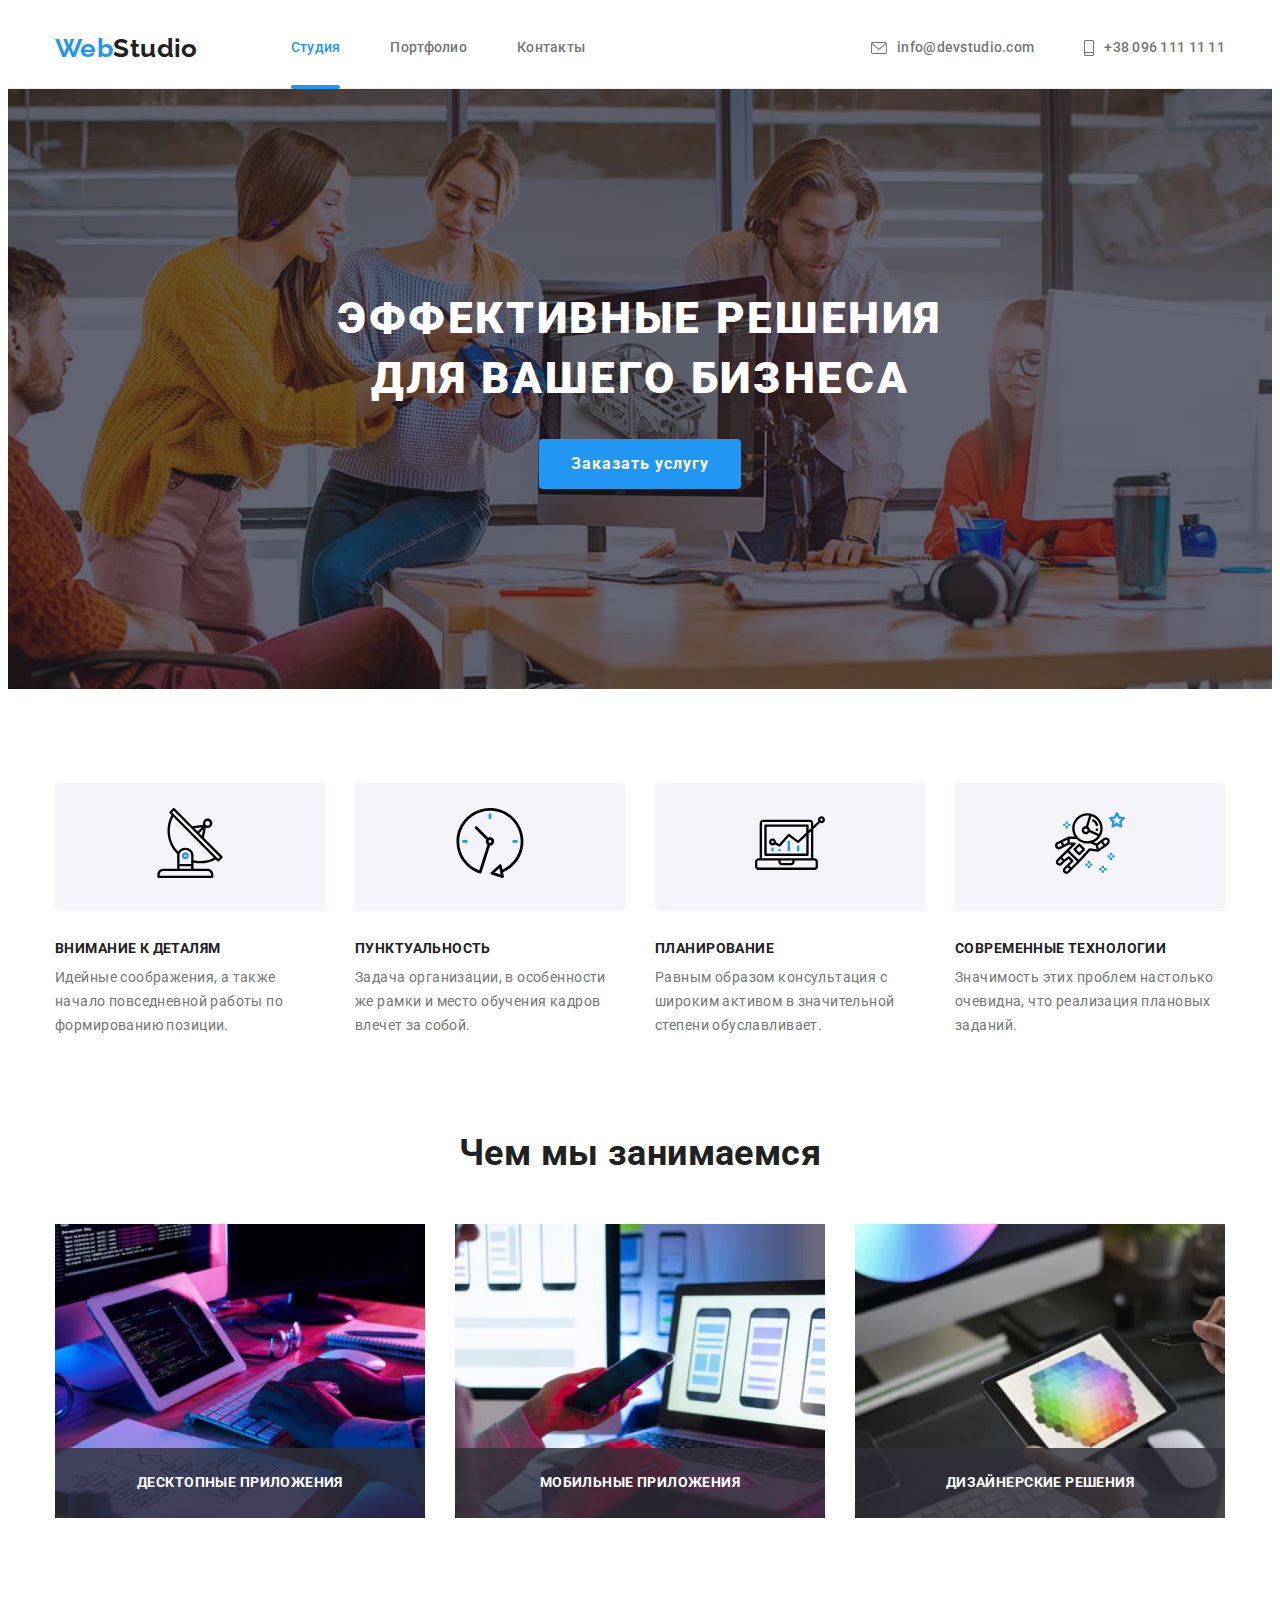
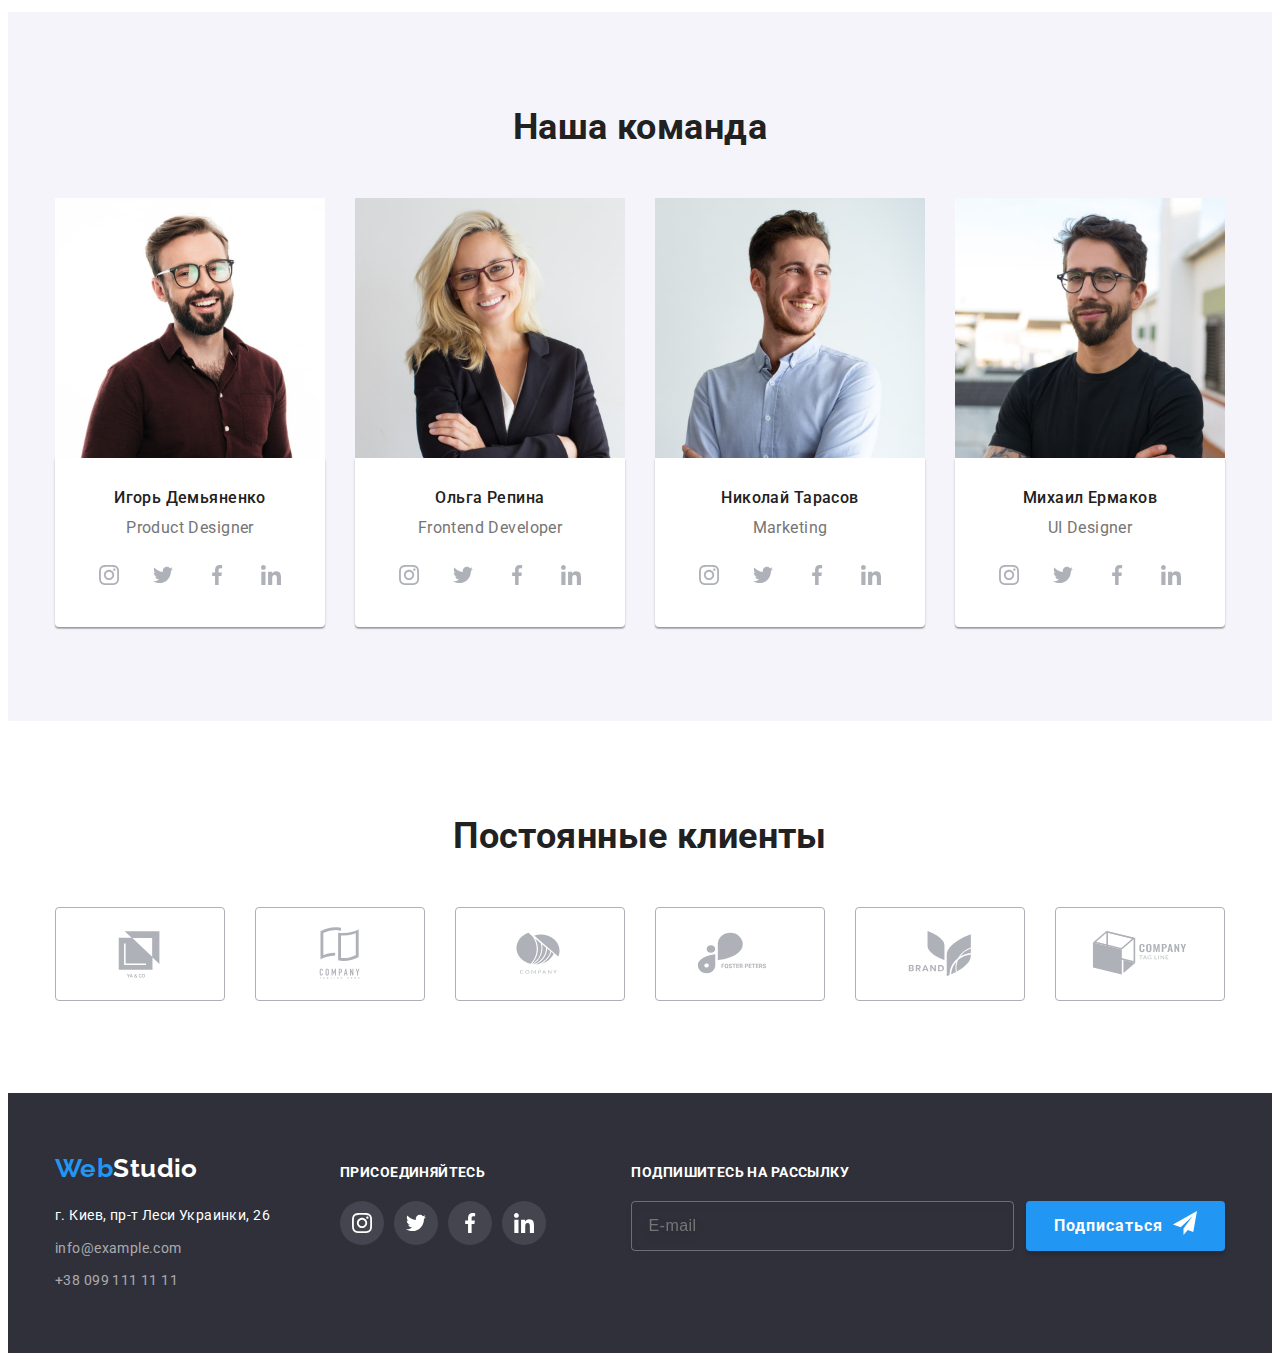
<file: index.html>
<!DOCTYPE html>
<html lang="ru">

<head>
    <meta charset="UTF-8">
    <meta http-equiv="X-UA-Compatible" content="IE=edge">
    <meta name="viewport" content="width=device-width, initial-scale=1.0">
    <title>WebStudio</title>
    <link rel="preconnect" href="https://fonts.googleapis.com">
    <link rel="preconnect" href="https://fonts.gstatic.com" crossorigin>
    <link
        href="https://fonts.googleapis.com/css2?family=Raleway:wght@700&family=Roboto:wght@400;500;700;900&display=swap"
        rel="stylesheet">
    <link rel="stylesheet" href="https://cdnjs.cloudflare.com/ajax/libs/modern-normalize/1.1.0/modern-normalize.min.css"
        integrity="sha512-wpPYUAdjBVSE4KJnH1VR1HeZfpl1ub8YT/NKx4PuQ5NmX2tKuGu6U/JRp5y+Y8XG2tV+wKQpNHVUX03MfMFn9Q=="
        crossorigin="anonymous" referrerpolicy="no-referrer">
    <link rel="stylesheet" href="./css/styles.css">

</head>

<body>
    <header class="header">
        <div class="container header-container">
            <a class="link logo" href="/">Web<span class="header-logo">Studio</span></a>
            <nav class="header-nav">
                <ul class="list header-list">
                    <li class="header-item">
                        <a class="link header-link current" href="">Студия</a>
                    </li>
                    <li class="header-item">
                        <a class="link header-link" href="./portfolio.html">Портфолио</a>
                    </li>
                    <li class="header-item">
                        <a class="link header-link" href="">Контакты</a>
                    </li>
                </ul>
            </nav>
            <ul class="list header-contacts">
                <li class="link-contacts">
                    <a class="link header-link" href="mailto:info@devstudio.com">
                        <svg class="header-icon" width="16" height="12">
                            <use href="./images/icons.svg#icon-envelope-hover"></use>
                        </svg>
                        info@devstudio.com</a>
                </li>
                <li class="link-contacts">
                    <a class="link header-link" href="tel:+380961111111">
                        <svg class="header-icon" width="10" height="16">
                            <use href="./images/icons.svg#icon-smartphone"></use>
                        </svg>
                        +38 096 111 11 11</a>
                </li>
            </ul>
        </div>
    </header>
    <main>
        <section class="hero">
            <div class="container">
                <h1 class="hero-title">Эффективные решения для вашего бизнеса</h1>
                <button data-modal-open type="button" class="hero-btn">Заказать услугу</button>
                <div class="backdrop is-hidden" data-modal>
                    <div class="modal">
                        <button data-modal-close type="button" class="modal-close">
                            <svg class="modal-icon" width="18" height="18">
                                <use href="images/icons.svg#icon-close-black-18dp-2-1"></use>
                            </svg>
                        </button>
                        <p class="modal-title">Оставьте свои данные, мы вам перезвоним</p>
                        <form action="#">
                            <div class="form-field">
                                <label class="input-text" for="user-name">Имя</label>
                                <div class="input-wrap">
                                    <input type="text" class="form-input" name="user-name" id="user-name"/>                    
                                    <svg class="user-icon" width="18" height="18">
                                        <use href="images/icons.svg#icon-person-black-18dp-1"></use>
                                    </svg>
                                </div>
                            </div>
                            <div class="form-field"> 
                                <label class="input-text" for="user-tel">Телефон</label>
                                <div class="input-wrap">
                                    <input type="tel" class="form-input" name="user-tel" id="user-tel"/>   
                                    <svg class="user-icon" width="18" height="18">
                                        <use href="images/icons.svg#icon-phone-black-18dp-1"></use>
                                    </svg>
                                </div>
                            </div>
                            <div class="form-field">
                                <label class="input-text" for="user-email">Почта</label>
                                <div class="input-wrap">
                                    <input type="email" class="form-input" name="user-email" id="user-email"/>
                                    <svg class="user-icon" width="18" height="18">
                                        <use href="images/icons.svg#icon-email-black"></use>
                                    </svg>
                                </div>
                            </div>
                            <div class="form-field-check">
                                <label class="input-text" for="user-text">Коментарий</label>
                                <textarea name="user-text" id="user-text"
                                 class="form-text"
                                 placeholder="Введите текст"
                                ></textarea>
                                <div class="form-field">
                                    <input type="checkbox" name="policy" id="policy" class="policy-check visually-hidden" />
                                    <label for="policy" class="check-text">
                                    <span class="span-check">
                                        <svg class="policy-icon" width="16" height="15">
                                            <use href="images/icons.svg#icon-icon-check"></use>
                                        </svg>
                                    </span> Соглашаюсь с рассылкой и принимаю
                                    <a href="" class="dogovor-link">Условия договора</a>
                                </label>
                                </div>
                            </div>
                            <button type="submit" class="hero-btn online-btn">Отправить</button>
                        </form>

                    </div>
                </div>
            </div>
        </section>
        <section class="feature section">
            <div class="container">
                <h2 class="visually-hidden">Особенности</h2>
                <ul class="list card-set">
                    <li class="item feature-item">
                        <div class="button-group">
                            <svg class="button-icon" width="70" height="70">
                                <use href="./images/icons.svg#icon-antenna-1"></use>
                            </svg>
                        </div>
                        <h3 class="title">Внимание к деталям</h3>
                        <p class="feature-text">Идейные соображения, а также начало повседневной работы по формированию
                            позиции.</p>
                    </li>
                    <li class="item feature-item">
                        <div class="button-group">
                            <svg class="button-icon" width="70" height="70">
                                <use class="btn-icon" href="./images/icons.svg#icon-clock-1"></use>
                            </svg>
                        </div>
                        <h3 class="title">Пунктуальность</h3>
                        <p class="feature-text">Задача организации, в особенности же рамки и место обучения кадров
                            влечет за
                            собой.</p>
                    </li>
                    <li class="item feature-item">
                        <div class="button-group">
                            <svg class="button-icon" width="70" height="70">
                                <use href="./images/icons.svg#icon-diagram-1"></use>
                            </svg>
                        </div>
                        <h3 class="title">Планирование</h3>
                        <p class="feature-text">Равным образом консультация с широким активом в значительной степени
                            обуславливает.</p>
                    </li>
                    <li class="item feature-item">
                        <div class="button-group">
                            <svg class="button-icon" width="70" height="70">
                                <use href="./images/icons.svg#icon-astronaut-1"></use>
                            </svg>
                        </div>
                        <h3 class="title">Современные технологии</h3>
                        <p class="feature-text">Значимость этих проблем настолько очевидна, что реализация плановых
                            заданий.
                        </p>
                    </li>
                </ul>
            </div>
        </section>
        <section class="about section">
            <div class="container">
                <h2 class="section-title">Чем мы занимаемся</h2>
                <ul class="list card-set">
                    <li class="item about-item">
                        <img src="./images/about-img-1.jpg" alt="програмирование сайта" width="370" height="294" />
                        <div class="about-info">
                            <h3 class="about-text">десктопные приложения</h3>
                        </div>
                    </li>
                    <li class="item about-item">
                        <img src="./images/about-img-2.jpg" alt="разработка мобильного приложения" width="370"
                            height="294" />
                        <div class="about-info">
                            <h3 class="about-text">мобильные приложения</h3>
                        </div>
                    </li>
                    <li class="item about-item">
                        <img src="./images/about-img-3.jpg" alt="подбор цветной политры" width="370" height="294" />
                        <div class="about-info">
                            <h3 class="about-text">дизайнерские решения</h3>
                        </div>
                    </li>
                </ul>
            </div>
        </section>
        <section class="team section">
            <div class="container">
                <h2 class="section-title">Наша команда</h2>
                <ul class="list card-set">
                    <li class="item team-item">
                        <img src="./images/img4.jpg" alt="Игорь Демьяненко" width="270" height="260" />
                        <div class="item-name">
                            <h3 class="team-name">Игорь Демьяненко</h3>
                            <p lang="en" class="team-profession">Product Designer</p>
                            <ul class="social-list list">
                                <li class="social-item">
                                    <a class="link social-link" href="https://www.google.com.ua/webhp?tab=rw&authuser=0"
                                        target="_blank" rel="noopener noreferrer">
                                        <svg class="social-icon" width="20" height="20">
                                            <use href="./images/icons.svg#icon-instagram">
                                            </use>
                                        </svg>
                                    </a>
                                </li>
                                <li class="social-item">
                                    <a class="link social-link" href="https://www.google.com.ua/webhp?tab=rw&authuser=0"
                                        target="_blank" rel="noopener noreferrer">
                                        <svg class="social-icon" width="20" height="20">
                                            <use href="./images/icons.svg#icon-twitter">
                                            </use>
                                        </svg>
                                    </a>
                                </li>
                                <li class="social-item">
                                    <a class="link social-link" href="https://www.google.com.ua/webhp?tab=rw&authuser=0"
                                        target="_blank" rel="noopener noreferrer">
                                        <svg class="social-icon" width="20" height="20">
                                            <use href="./images/icons.svg#icon-facebook">
                                            </use>
                                        </svg>
                                    </a>
                                </li>
                                <li class="social-item">
                                    <a class="link social-link" href="https://www.google.com.ua/webhp?tab=rw&authuser=0"
                                        target="_blank" rel="noopener noreferrer">
                                        <svg class="social-icon" width="20" height="20">
                                            <use href="./images/icons.svg#icon-linkedin">
                                            </use>
                                        </svg>
                                    </a>
                                </li>
                            </ul>
                        </div>
                    </li>
                    <li class="item team-item">
                        <img src="./images/img5.jpg" alt="Ольга Репина" width="270" height="260" />
                        <div class="item-name">
                            <h3 class="team-name">Ольга Репина</h3>
                            <p lang="en" class="team-profession">Frontend Developer</p>
                            <ul class="social-list list">
                                <li class="social-item">
                                    <a class="link social-link" href="https://www.google.com.ua/webhp?tab=rw&authuser=0"
                                        target="_blank" rel="noopener noreferrer">
                                        <svg class="social-icon" width="20" height="20">
                                            <use href="./images/icons.svg#icon-instagram">
                                            </use>
                                        </svg>
                                    </a>
                                </li>
                                <li class="social-item">
                                    <a class="link social-link" href="https://www.google.com.ua/webhp?tab=rw&authuser=0"
                                        target="_blank" rel="noopener noreferrer">
                                        <svg class="social-icon" width="20" height="20">
                                            <use href="./images/icons.svg#icon-twitter">
                                            </use>
                                        </svg>
                                    </a>
                                </li>
                                <li class="social-item">
                                    <a class="link social-link" href="https://www.google.com.ua/webhp?tab=rw&authuser=0"
                                        target="_blank" rel="noopener noreferrer">
                                        <svg class="social-icon" width="20" height="20">
                                            <use href="./images/icons.svg#icon-facebook">
                                            </use>
                                        </svg>
                                    </a>
                                </li>
                                <li class="social-item">
                                    <a class="link social-link" href="https://www.google.com.ua/webhp?tab=rw&authuser=0"
                                        target="_blank" rel="noopener noreferrer">
                                        <svg class="social-icon" width="20" height="20">
                                            <use href="./images/icons.svg#icon-linkedin">
                                            </use>
                                        </svg>
                                    </a>
                                </li>
                            </ul>
                        </div>
                    </li>
                    <li class="item team-item">
                        <img src="./images/img6.jpg" alt="Николай Тарасов" width="270" height="260" />
                        <div class="item-name">
                            <h3 class="team-name">Николай Тарасов</h3>
                            <p lang="en" class="team-profession">Marketing</p>
                            <ul class="social-list list">
                                <li class="social-item">
                                    <a class="link social-link" href="https://www.google.com.ua/webhp?tab=rw&authuser=0"
                                        target="_blank" rel="noopener noreferrer">
                                        <svg class="social-icon" width="20" height="20">
                                            <use href="./images/icons.svg#icon-instagram">
                                            </use>
                                        </svg>
                                    </a>
                                </li>
                                <li class="social-item">
                                    <a class="link social-link" href="https://www.google.com.ua/webhp?tab=rw&authuser=0"
                                        target="_blank" rel="noopener noreferrer">
                                        <svg class="social-icon" width="20" height="20">
                                            <use href="./images/icons.svg#icon-twitter">
                                            </use>
                                        </svg>
                                    </a>
                                </li>
                                <li class="social-item">
                                    <a class="link social-link" href="https://www.google.com.ua/webhp?tab=rw&authuser=0"
                                        target="_blank" rel="noopener noreferrer">
                                        <svg class="social-icon" width="20" height="20">
                                            <use href="./images/icons.svg#icon-facebook">
                                            </use>
                                        </svg>
                                    </a>
                                </li>
                                <li class="social-item">
                                    <a class="link social-link" href="https://www.google.com.ua/webhp?tab=rw&authuser=0"
                                        target="_blank" rel="noopener noreferrer">
                                        <svg class="social-icon" width="20" height="20">
                                            <use href="./images/icons.svg#icon-linkedin">
                                            </use>
                                        </svg>
                                    </a>
                                </li>
                            </ul>
                        </div>
                    </li>
                    <li class="item team-item">
                        <img src="./images/img7.jpg" alt="Михаил Ермаков" width="270" height="260" />
                        <div class="item-name">
                            <h3 class="team-name">Михаил Ермаков</h3>
                            <p lang="en" class="team-profession">UI Designer</p>
                            <ul class="social-list list">
                                <li class="social-item">
                                    <a class="link social-link" href="https://www.google.com.ua/webhp?tab=rw&authuser=0"
                                        target="_blank" rel="noopener noreferrer">
                                        <svg class="social-icon" width="20" height="20">
                                            <use href="./images/icons.svg#icon-instagram">
                                            </use>
                                        </svg>
                                    </a>
                                </li>
                                <li class="social-item">
                                    <a class="link social-link" href="https://www.google.com.ua/webhp?tab=rw&authuser=0"
                                        target="_blank" rel="noopener noreferrer">
                                        <svg class="social-icon" width="20" height="20">
                                            <use href="./images/icons.svg#icon-twitter">
                                            </use>
                                        </svg>
                                    </a>
                                </li>
                                <li class="social-item">
                                    <a class="link social-link" href="https://www.google.com.ua/webhp?tab=rw&authuser=0"
                                        target="_blank" rel="noopener noreferrer">
                                        <svg class="social-icon" width="20" height="20">
                                            <use href="./images/icons.svg#icon-facebook">
                                            </use>
                                        </svg>
                                    </a>
                                </li>
                                <li class="social-item">
                                    <a class="link social-link" href="https://www.google.com.ua/webhp?tab=rw&authuser=0"
                                        target="_blank" rel="noopener noreferrer">
                                        <svg class="social-icon" width="20" height="20">
                                            <use href="./images/icons.svg#icon-linkedin">
                                            </use>
                                        </svg>
                                    </a>
                                </li>
                            </ul>
                        </div>
                    </li>
                </ul>
            </div>
        </section>
        <section class="section">
            <div class="container">
                <h2 class="section-title">Постоянные клиенты</h2>
                <ul class="list card-set clients-list">
                    <li class="item clients-item">
                        <a class="link clients-link" href="https://www.google.com.ua/webhp?tab=rw&authuser=0"
                            target="_blank" rel="noopener noreferrer">
                            <svg class="clients-icon" width="106" height="60">
                                <use href="images/icons.svg#icon-Logo-yaco">
                                </use>
                            </svg>
                        </a>
                    </li>
                    <li class="item clients-item">
                        <a class="link clients-link" href="https://www.google.com.ua/webhp?tab=rw&authuser=0"
                            target="_blank" rel="noopener noreferrer">
                            <svg class="clients-icon" width="106" height="60">
                                <use href="images/icons.svg#icon-Logo-company1">
                                </use>
                            </svg>
                        </a>
                    </li>
                    <li class="item clients-item">
                        <a class="link clients-link" href="https://www.google.com.ua/webhp?tab=rw&authuser=0"
                            target="_blank" rel="noopener noreferrer">
                            <svg class="clients-icon" width="106" height="60">
                                <use href="images/icons.svg#icon-Logo-company2">
                                </use>
                            </svg>
                        </a>
                    </li>
                    <li class="item clients-item">
                        <a class="link clients-link" href="https://www.google.com.ua/webhp?tab=rw&authuser=0"
                            target="_blank" rel="noopener noreferrer">
                            <svg class="clients-icon" width="106" height="60">
                                <use href="images/icons.svg#icon-Logo-foster-peters">
                                </use>
                            </svg>
                        </a>
                    </li>
                    <li class="item clients-item">
                        <a class="link clients-link" href="https://www.google.com.ua/webhp?tab=rw&authuser=0"
                            target="_blank" rel="noopener noreferrer">
                            <svg class="clients-icon" width="106" height="60">
                                <use href="images/icons.svg#icon-Logo-brand">
                                </use>
                            </svg>
                        </a>
                    </li>
                    <li class="item clients-item">
                        <a class="link clients-link" href="https://www.google.com.ua/webhp?tab=rw&authuser=0"
                            target="_blank" rel="noopener noreferrer">
                            <svg class="clients-icon" width="106" height="60">
                                <use href="images/icons.svg#icon-Logo-company-tag-line">
                                </use>
                            </svg>
                        </a>
                    </li>
                </ul>
            </div>
        </section>
    </main>
    <footer class="footer">
        <div class="container container-footer">
            <div class="footer-cont-item">
                <a class="link logo" href="/">Web<span class="footer-logo">Studio</span></a>
                <address class="footer-address">
                    <ul class="list footer-address-list">
                        <li class="footer-address-item">
                            <a class="link footer-address-link" href="https://goo.gl/maps/JicM432xmanPStuN9"
                                target="_blank" rel="noopener noreferrer">г. Киев,
                                пр-т Леси Украинки, 26
                            </a>
                        </li>
                        <li class="footer-address-item">
                            <a class="link footer-address-link" href="mailto:info@example.com">
                                info@example.com
                            </a>
                        </li>
                        <li class="footer-address-item">
                            <a class="link footer-address-link" href="tel:+380991111111">+38 099 111 11 11</a>
                        </li>
                    </ul>
                </address>
            </div>
            <div class="footer-cont-item">
                <h3 class="footer-social">присоединяйтесь</h3>
                <ul class="social-list list">
                    <li class="social-item">
                        <a class="link social-link" href="https://www.google.com.ua/webhp?tab=rw&authuser=0"
                            target="_blank" rel="noopener noreferrer">
                            <svg class="social-icon" width="20" height="20">
                                <use href="./images/icons.svg#icon-instagram">
                                </use>
                            </svg>
                        </a>
                    </li>
                    <li class="social-item">
                        <a class="link social-link" href="https://www.google.com.ua/webhp?tab=rw&authuser=0"
                            target="_blank" rel="noopener noreferrer">
                            <svg class="social-icon" width="20" height="20">
                                <use href="./images/icons.svg#icon-twitter">
                                </use>
                            </svg>
                        </a>
                    </li>
                    <li class="social-item">
                        <a class="link social-link" href="https://www.google.com.ua/webhp?tab=rw&authuser=0"
                            target="_blank" rel="noopener noreferrer">
                            <svg class="social-icon" width="20" height="20">
                                <use href="./images/icons.svg#icon-facebook">
                                </use>
                            </svg>
                        </a>
                    </li>
                    <li class="social-item">
                        <a class="link social-link" href="https://www.google.com.ua/webhp?tab=rw&authuser=0"
                            target="_blank" rel="noopener noreferrer">
                            <svg class="social-icon" width="20" height="20">
                                <use href="./images/icons.svg#icon-linkedin">
                                </use>
                            </svg>
                        </a>
                    </li>
                </ul>
            </div>
            <div class="footer-cont-item">
                <h3 class="footer-social">подпишитесь на рассылку</h3>
                <form class="footer-form">
                    
                        <input type="email" name="email" class="label-email"
                         placeholder="E-mail">
                    
                    <button type="button" class="hero-btn subscribe">Подписаться
                    <svg class="telegram-icon" width="24" height="24">
                        <use href="./images/icons.svg#icon-icon-send">
                        </use>
                    </svg>
                    </button>
                </form>
            </div>
        </div>
    </footer>
    <script src="./js/modal.js"></script>
</body>

</html>
</file>
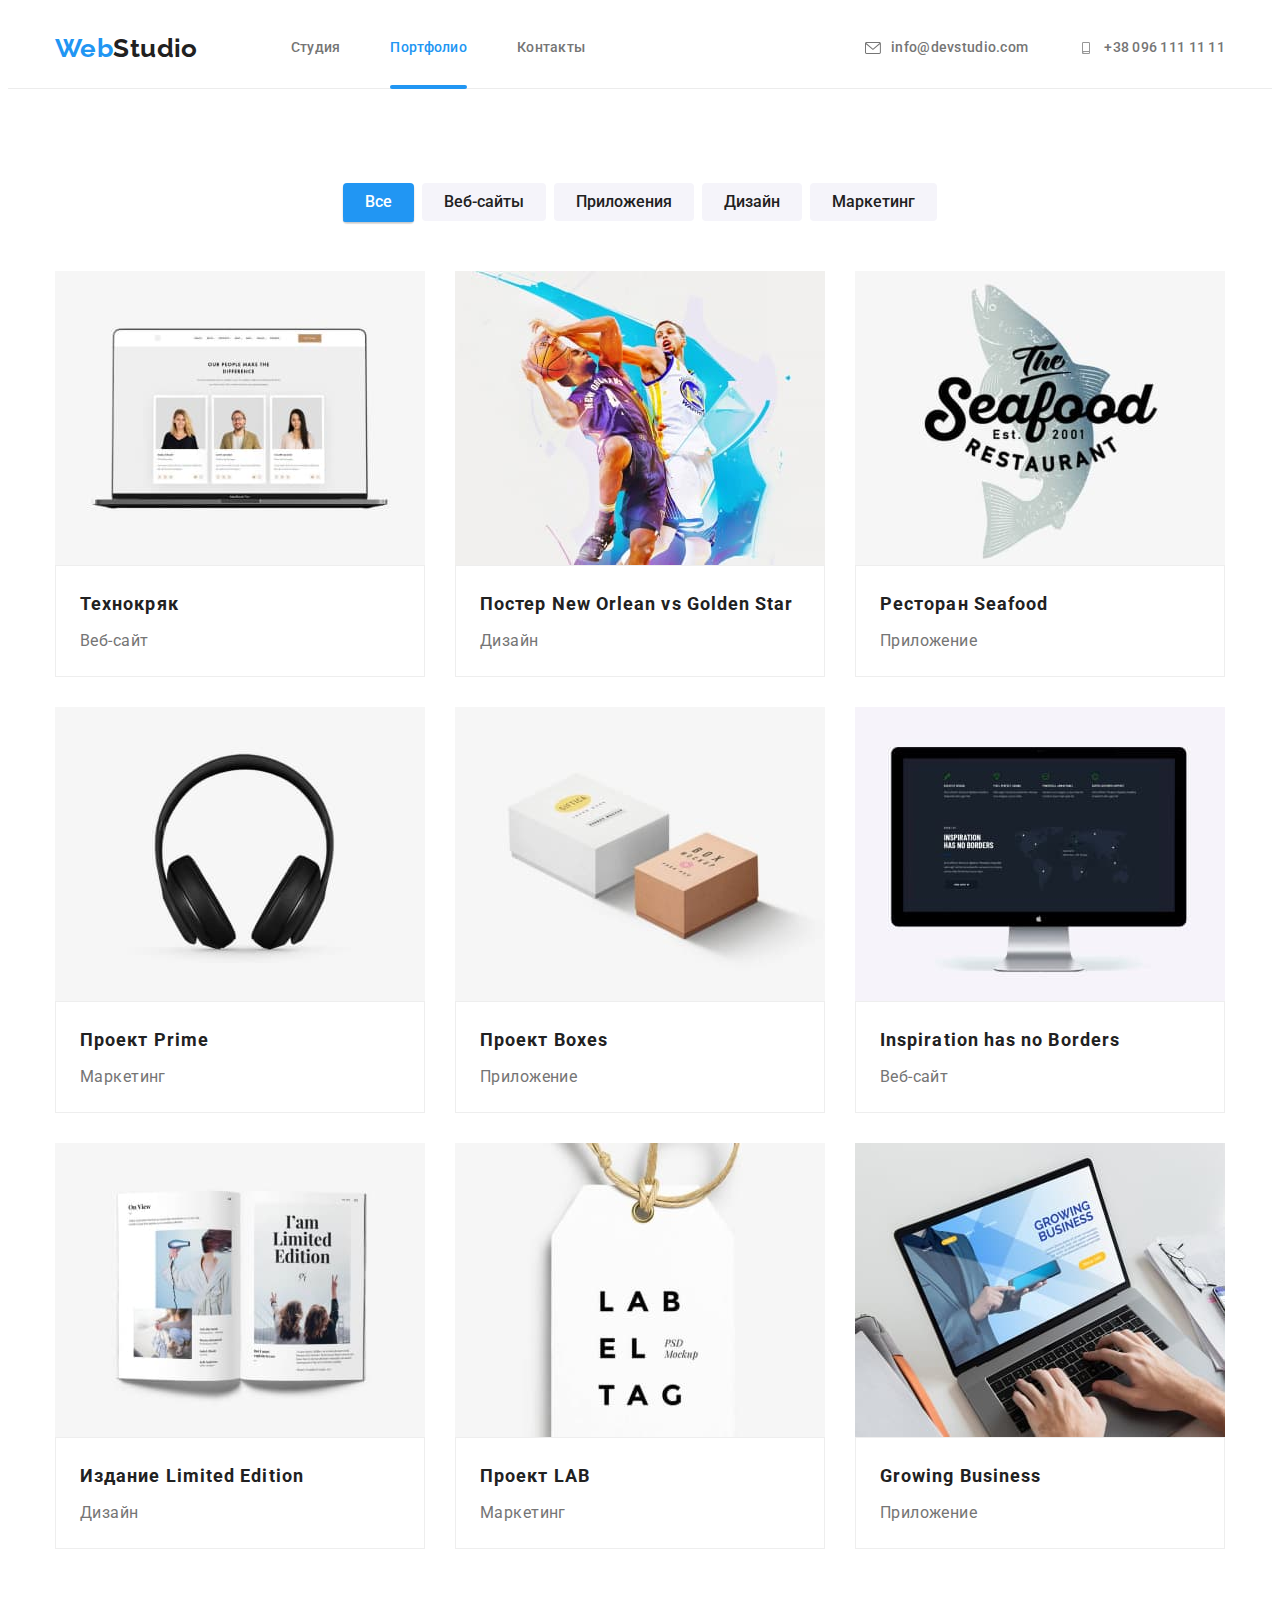
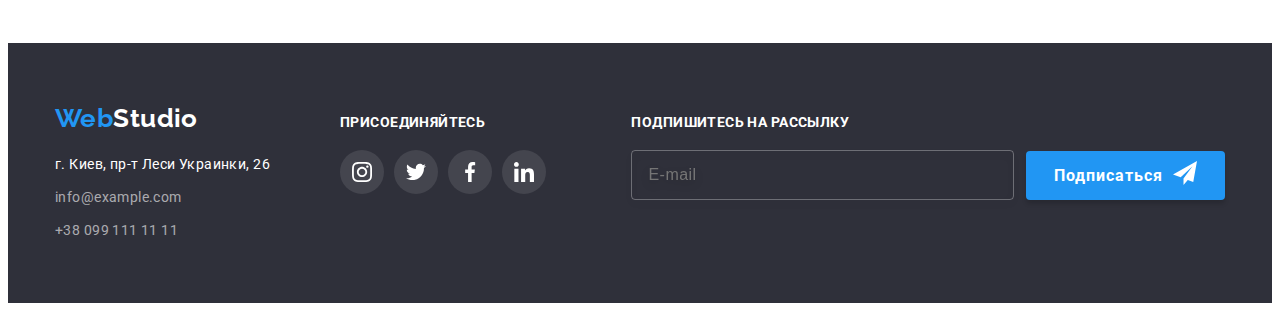
<file: portfolio.html>
<!DOCTYPE html>
<html lang="ru">

<head>
    <meta charset="UTF-8">
    <meta http-equiv="X-UA-Compatible" content="IE=edge">
    <meta name="viewport" content="width=device-width, initial-scale=1.0">
    <title>WebStudio</title>
    <link rel="preconnect" href="https://fonts.googleapis.com">
    <link rel="preconnect" href="https://fonts.gstatic.com" crossorigin>
    <link
        href="https://fonts.googleapis.com/css2?family=Raleway:wght@700&family=Roboto:wght@400;500;700;900&display=swap"
        rel="stylesheet">
    <link rel="stylesheet" href="https://cdnjs.cloudflare.com/ajax/libs/modern-normalize/1.1.0/modern-normalize.min.css"
        integrity="sha512-wpPYUAdjBVSE4KJnH1VR1HeZfpl1ub8YT/NKx4PuQ5NmX2tKuGu6U/JRp5y+Y8XG2tV+wKQpNHVUX03MfMFn9Q=="
        crossorigin="anonymous" referrerpolicy="no-referrer">
    <link rel="stylesheet" href="./css/styles.css">
</head>

<body>
    <header class="header">
        <div class="container header-container">
            <a class="link logo" href="/">Web<span class="header-logo">Studio</span></a>
            <nav class="header-nav">
                <ul class="list header-list">
                    <li class="header-item">
                        <a class="link header-link" href="./index.html">Студия</a>
                    </li>
                    <li class="header-item">
                        <a class="link header-link current" href="">Портфолио</a>
                    </li>
                    <li class="header-item">
                        <a class="link header-link" href="">Контакты</a>
                    </li>
                </ul>
            </nav>
            <ul class="list header-contacts">
                <li class="link-contacts">
                    <a class="link header-link" href="mailto:info@devstudio.com">
                        <svg class="header-icon" width="16" height="12">
                            <use href="./images/icons.svg#icon-envelope-hover"></use>
                        </svg>
                        info@devstudio.com</a>
                </li>
                <li class="link-contacts">
                    <a class="link header-link" href="tel:+380961111111">
                        <svg class="header-icon" width="16" height="12">
                            <use href="./images/icons.svg#icon-smartphone"></use>
                        </svg>
                        +38 096 111 11 11</a>
                </li>
            </ul>
        </div>
    </header>
    <main>
        <section class="portfolio section">
            <div class="container">
                <h1 class="visually-hidden">portfolio</h1>
                <ul class="list filter-list">
                    <li class="filter-link">
                        <button type="button" class="filter-btn current">Все</button>
                    </li>
                    <li class="filter-link">
                        <button type="button" class="filter-btn">Веб-сайты</button>
                    </li>
                    <li class="filter-link">
                        <button type="button" class="filter-btn">Приложения</button>
                    </li>
                    <li class="filter-link">
                        <button type="button" class="filter-btn">Дизайн</button>
                    </li>
                    <li class="filter-link">
                        <button type="button" class="filter-btn">Маркетинг</button>
                    </li>
                </ul>

                <ul class="list card-set">
                    <li class="item portfolio-item">
                        <a class="link portfolio-link" href="https://www.google.com.ua/webhp?tab=rw&authuser=0"
                            target="_blank" rel="noopener noreferrer">
                            <div class="portfolio-item-wrap">
                                <img src="./images/portfolio-img-1.jpg" alt="Технокряк" width="370" height="294" />
                                <p class="portfolio-img-text">
                                    Технокряк это современная площадка распространения коронавируса. Компании используют
                                    эту платформу для цифрового
                                    шпионажа и атак на защищённые сервера конкурентов.
                                </p>
                            </div>
                            <div class="title-text">
                                <h2 class="portfolio-title">Технокряк</h2>
                                <p class="portfolio-text">Веб-сайт</p>
                            </div>
                        </a>
                    </li>
                    <li class="item portfolio-item">
                        <a class="link portfolio-link" href="https://www.google.com.ua/webhp?tab=rw&authuser=0"
                            target="_blank" rel="noopener noreferrer">
                            <div class="portfolio-item-wrap">
                                <img src="./images/portfolio-img-2.jpg" alt="Постер New Orlean vs Golden Star"
                                    width="370" height="294" />
                                <p class="portfolio-img-text">
                                    Технокряк это современная площадка распространения коронавируса. Компании используют
                                    эту платформу для цифрового
                                    шпионажа и атак на защищённые сервера конкурентов.
                                </p>
                            </div>
                            <div class="title-text">
                                <h2 class="portfolio-title">Постер New Orlean vs Golden Star</h2>
                                <p class="portfolio-text">Дизайн</p>
                            </div>
                        </a>
                    </li>
                    <li class="item portfolio-item">
                        <a class="link portfolio-link" href="https://www.google.com.ua/webhp?tab=rw&authuser=0"
                            target="_blank" rel="noopener noreferrer">
                            <div class="portfolio-item-wrap">
                                <img src="./images/portfolio-img-3.jpg" alt="Ресторан Seafood" width="370"
                                    height="294" />
                                <p class="portfolio-img-text">
                                    Технокряк это современная площадка распространения коронавируса. Компании используют
                                    эту платформу для цифрового
                                    шпионажа и атак на защищённые сервера конкурентов.
                                </p>
                            </div>
                            <div class="title-text">
                                <h2 class="portfolio-title">Ресторан Seafood</h2>
                                <p class="portfolio-text">Приложение</p>
                            </div>
                        </a>
                    </li>
                    <li class="item portfolio-item">
                        <a class="link portfolio-link" href="https://www.google.com.ua/webhp?tab=rw&authuser=0"
                            target="_blank" rel="noopener noreferrer">
                            <div class="portfolio-item-wrap">
                                <img src="./images/portfolio-img-4.jpg" alt="Проект Prime" width="370" height="294" />
                                <p class="portfolio-img-text">
                                    Технокряк это современная площадка распространения коронавируса. Компании используют
                                    эту платформу для цифрового
                                    шпионажа и атак на защищённые сервера конкурентов.
                                </p>
                            </div>
                            <div class="title-text">
                                <h2 class="portfolio-title">Проект Prime</h2>
                                <p class="portfolio-text">Маркетинг</p>
                            </div>
                        </a>
                    </li>
                    <li class="item portfolio-item">
                        <a class="link portfolio-link" href="https://www.google.com.ua/webhp?tab=rw&authuser=0"
                            target="_blank" rel="noopener noreferrer">
                            <div class="portfolio-item-wrap">
                                <img src="./images/portfolio-img-5.jpg" alt="Проект Boxes" width="370" height="294" />
                                <p class="portfolio-img-text">
                                    Технокряк это современная площадка распространения коронавируса. Компании используют
                                    эту платформу для цифрового
                                    шпионажа и атак на защищённые сервера конкурентов.
                                </p>
                            </div>
                            <div class="title-text">
                                <h2 class="portfolio-title">Проект Boxes</h2>
                                <p class="portfolio-text">Приложение</p>
                            </div>
                        </a>
                    </li>
                    <li class="item portfolio-item">
                        <a class="link portfolio-link" href="https://www.google.com.ua/webhp?tab=rw&authuser=0"
                            target="_blank" rel="noopener noreferrer">
                            <div class="portfolio-item-wrap">
                                <img src="./images/portfolio-img-6.jpg" alt="Inspiration has no Borders" width="370"
                                    height="294" />
                                <p class="portfolio-img-text">
                                    Технокряк это современная площадка распространения коронавируса. Компании используют
                                    эту платформу для цифрового
                                    шпионажа и атак на защищённые сервера конкурентов.
                                </p>
                            </div>
                            <div class="title-text">
                                <h2 class="portfolio-title">Inspiration has no Borders</h2>
                                <p class="portfolio-text">Веб-сайт</p>
                            </div>
                        </a>
                    </li>
                    <li class="item portfolio-item">
                        <a class="link portfolio-link" href="https://www.google.com.ua/webhp?tab=rw&authuser=0"
                            target="_blank" rel="noopener noreferrer">
                            <div class="portfolio-item-wrap">
                                <img src="./images/portfolio-img-7.jpg" alt="Издание Limited Edition" width="370"
                                    height="294" />
                                <p class="portfolio-img-text">
                                    Технокряк это современная площадка распространения коронавируса. Компании используют
                                    эту платформу для цифрового
                                    шпионажа и атак на защищённые сервера конкурентов.
                                </p>
                            </div>
                            <div class="title-text">
                                <h2 class="portfolio-title">Издание Limited Edition</h2>
                                <p class="portfolio-text">Дизайн</p>
                            </div>
                        </a>
                    </li>
                    <li class="item portfolio-item">
                        <a class="link portfolio-link" href="https://www.google.com.ua/webhp?tab=rw&authuser=0"
                            target="_blank" rel="noopener noreferrer">
                            <div class="portfolio-item-wrap">
                                <img src="./images/portfolio-img-8.jpg" alt="Проект LAB" width="370" height="294" />
                                <p class="portfolio-img-text">
                                    Технокряк это современная площадка распространения коронавируса. Компании используют
                                    эту платформу для цифрового
                                    шпионажа и атак на защищённые сервера конкурентов.
                                </p>
                            </div>
                            <div class="title-text">
                                <h2 class="portfolio-title">Проект LAB</h2>
                                <p class="portfolio-text">Маркетинг</p>
                            </div>
                        </a>
                    </li>
                    <li class="item portfolio-item">
                        <a class="link portfolio-link" href="https://www.google.com.ua/webhp?tab=rw&authuser=0"
                            target="_blank" rel="noopener noreferrer">
                            <div class="portfolio-item-wrap">
                                <img src="./images/portfolio-img-9.jpg" alt="Growing Business" width="370"
                                    height="294" />
                                <p class="portfolio-img-text">
                                    Технокряк это современная площадка распространения коронавируса. Компании используют
                                    эту платформу для цифрового
                                    шпионажа и атак на защищённые сервера конкурентов.
                                </p>
                            </div>
                            <div class="title-text">
                                <h2 class="portfolio-title">Growing Business</h2>
                                <p class="portfolio-text">Приложение</p>
                            </div>
                        </a>
                    </li>
                </ul>
            </div>
        </section>
    </main>
    <footer class="footer">
        <div class="container container-footer">
            <div class="footer-cont-item">
                <a class="link logo" href="/">Web<span class="footer-logo">Studio</span></a>
                <address class="footer-address">
                    <ul class="list footer-address-list">
                        <li class="footer-address-item">
                            <a class="link footer-address-link" href="https://goo.gl/maps/JicM432xmanPStuN9"
                                target="_blank" rel="noopener noreferrer">г. Киев,
                                пр-т Леси Украинки, 26</a>
                        </li>
                        <li class="footer-address-item">
                            <a class="link footer-address-link" href="mailto:info@example.com">info@example.com</a>
                        </li>
                        <li class="footer-address-item">
                            <a class="link footer-address-link" href="tel:+380991111111">+38 099 111 11 11</a>
                        </li>
                    </ul>
                </address>
            </div>
            <div class="footer-cont-item">
                <h3 class="footer-social">присоединяйтесь</h3>
                <ul class="social-list list">
                    <li class="social-item">
                        <a href="" class="link social-link">
                            <svg class="social-icon" width="20" height="20">
                                <use href="./images/icons.svg#icon-instagram">
                                </use>
                            </svg>
                        </a>
                    </li>
                    <li class="social-item">
                        <a href="" class="link social-link">
                            <svg class="social-icon" width="20" height="20">
                                <use href="./images/icons.svg#icon-twitter">
                                </use>
                            </svg>
                        </a>
                    </li>
                    <li class="social-item">
                        <a href="" class="link social-link">
                            <svg class="social-icon" width="20" height="20">
                                <use href="./images/icons.svg#icon-facebook">
                                </use>
                            </svg>
                        </a>
                    </li>
                    <li class="social-item">
                        <a href="" class="link social-link">
                            <svg class="social-icon" width="20" height="20">
                                <use href="./images/icons.svg#icon-linkedin">
                                </use>
                            </svg>
                        </a>
                    </li>
                </ul>
            </div>
            <div class="footer-cont-item">
                <h3 class="footer-social">подпишитесь на рассылку</h3>
                <form class="footer-form">
                    
                        <input type="email" name="email" class="label-email" placeholder="E-mail">
                    
                    <button type="button" class="hero-btn subscribe">Подписаться
                        <svg class="telegram-icon" width="24" height="24">
                            <use href="./images/icons.svg#icon-icon-send">
                            </use>
                        </svg>
                    </button>
                </form>
            </div>
        </div>
    </footer>
</body>

</html>
</file>
<file: css/styles.css>
:root {
  --primery-text-color: #757575;
  --primery-white-color: #ffffff;
  --titul-text-color: #212121;
  --accent-color: #2196f3;
  --light-grey: #ececec;
  --btn-hover-color: #188ce8;
  --secondary-background-color: #f5f4fa;
  --dark-background-color: #2f303a;
  --icon: #afb1b8;
  --footer-background-icon-color: rgba(255, 255, 255, 0.1);
  --transition: 250ms cubic-bezier(0.4, 0, 0.2, 1);
}
html {
  box-sizing: border-box;
}
*,
*::before,
*::after {
  box-sizing: inherit;
}
body {
  font-family: Roboto, sans-serif;
  color: var(--primery-text-color);
  letter-spacing: 0.03em;
  font-size: 14px;
  line-height: 1.71;
}

p,
h1,
h2,
h3,
h4,
h5,
h6 {
  margin: 0;
}

ul {
  margin: 0;
  padding: 0;
}

button {
  cursor: pointer;
}

img {
  display: block;
  width: 100%;
  height: auto;
}

.list {
  list-style: none;
}

.link {
  text-decoration: none;
  color: inherit;
}

.container {
  width: 1200px;
  padding-left: 15px;
  padding-right: 15px;
  margin: 0 auto;
  /* outline: 2px solid red; */
}

/* ----------Header---------- */

.header {
  border-bottom: 1px solid var(--light-grey);
}

/* --logo-- */

.logo {
  font-family: Raleway, sans-serif;
  font-weight: 700;
  font-size: 26px;
  line-height: 1.19;
  color: var(--accent-color);
  display: block;
}
.header .logo {
  margin-right: 93px;
}

.header-social,
.hero-title,
.header-container {
  display: flex;
  align-items: center;
}
.header-logo {
  color: var(--titul-text-color);
}
.filter-list,
.header-list {
  color: var(--titul-text-color);
  display: flex;
}

.header-contacts {
  display: flex;
  margin-left: auto;
}
.link-contacts:not(:last-child),
.header-item:not(:last-child) {
  margin-right: 50px;
}
.header-link {
  display: flex;
  padding-top: 32px;
  padding-bottom: 32px;
  color: var(--primery-text-color);
  font-weight: 500;
  line-height: 1.14;
  letter-spacing: 0.02em;
  align-items: center;
  transition: color var(--transition);
}

.header-icon {
  margin-right: 10px;
}

.header-link:hover,
.header-link:focus,
.current {
  color: var(--accent-color);
}

.current {
  position: relative;
}

.current::after {
  content: "";
  position: absolute;
  left: 0;
  bottom: -1px;
  display: block;
  width: 100%;
  height: 4px;
  background-color: var(--accent-color);
  border-radius: 2px;
}

/* ---------------main---------- */
/* ------------hero----------- */

.section {
  padding-top: 94px;
  padding-bottom: 94px;
}
.hero {
  background-color: var(--titul-text-color);
  background-image: linear-gradient(
      rgba(47, 48, 58, 0.4),
      rgba(47, 48, 58, 0.4)
    ),
    url(../images/Img-hero.jpg);
  background-repeat: no-repeat;
  background-position: center;
  background-size: cover;
  padding-top: 200px;
  padding-bottom: 200px;
}
.hero-title {
  font-weight: 900;
  font-size: 44px;
  line-height: 1.36;
  text-align: center;
  letter-spacing: 0.06em;
  text-transform: uppercase;
  color: var(--primery-white-color);
  margin-bottom: 30px;
  margin-left: auto;
  margin-right: auto;
  max-width: 696px;
}
.hero.container {
  display: flex;
  justify-content: center;
}
.hero-btn {
  padding: 10px 32px;
  border-radius: 4px;
  font-family: Roboto, sans-serif;
  font-style: normal;
  font-weight: 700;
  font-size: 16px;
  line-height: 1.87;
  display: flex;
  letter-spacing: 0.06em;
  color: var(--primery-white-color);
  background-color: var(--accent-color);
  margin-left: auto;
  margin-right: auto;
  border: none;
  box-shadow: 0px 4px 4px rgba(0, 0, 0, 0.15);
  transition: background-color var(--transition);
}
.btn-icon {
  color: var(--accent-color);
}

.hero-btn:hover,
.hero-btn:focus {
  background-color: var(--btn-hover-color);
}

.backdrop.is-hidden {
  visibility: hidden;
  opacity: 0;
  pointer-events: none;
}

.backdrop {
  position: fixed;
  top: 0;
  left: 0;
  width: 100%;
  height: 100%;
  background-color: rgba(0, 0, 0, 0.2);
  opacity: 1;
  visibility: visible;
  transition: opacity var(--transition), visibility var(--transition);
}

.modal {
  position: relative;
  left: 50%;
  top: 50%;
  transform: translate(-50%, -50%) scale(1);

  width: 528px;
  min-height: 581px;
  background: var(--primery-white-color);
  box-shadow: 0px 1px 3px rgba(0, 0, 0, 0.12), 0px 1px 1px rgba(0, 0, 0, 0.14),
    0px 2px 1px rgba(0, 0, 0, 0.2);
  border-radius: 4px;
  transition: transform var(--transition);
  padding: 40px;
}

.backdrop.is-hidden .modal {
  transform: translate(-50%, -50%) scale(0);
}

.modal-close {
  display: flex;
  width: 30px;
  height: 30px;
  position: absolute;
  justify-content: center;
  align-items: center;
  top: 8px;
  right: 8px;
  padding: 0;
  border-radius: 50%;
  color: var(--titul-text-color);
  background: var(--primery-white-color);
  border: 1px solid rgba(0, 0, 0, 0.1);
  box-sizing: border-box;
}

.modal-icon {
  transition: fill var(--transition);
}

.modal-icon:hover,
.modal-icon:focus {
  fill: var(--accent-color);
}

.modal-title {
  font-weight: 700;
  font-size: 20px;
  line-height: 1.15;
  text-align: center;
  color: var(--titul-text-color);
  margin-bottom: 12px;
}

.form-field {
  margin-bottom: 10px;
}

.form-field-check {
  margin-bottom: 30px;
}

.form-input {
  width: 100%;
  height: 40px;
  border: 1px solid rgba(33, 33, 33, 0.2);
  box-sizing: border-box;
  border-radius: 4px;
  padding-left: 42px;
  outline: none;
  transition: border-color var(--transition);
}

.input-text {
  font-size: 12px;
  line-height: 1.17;
  letter-spacing: 0.01em;
  color: var(--primery-text-color);
  display: block;
  margin-bottom: 5px;
}

.form-text {
  width: 100%;
  height: 120px;
  border: 1px solid rgba(33, 33, 33, 0.2);
  box-sizing: border-box;
  border-radius: 4px;
  padding: 12px 16px;
  resize: none;
  outline: none;
  transition: border-color var(--transition);
  margin-bottom: 20px;
}

.form-text::placeholder {
  font-size: 12px;
  line-height: 1.17;
  letter-spacing: 0.01em;
  color: rgba(117, 117, 117, 0.5);
}

.input-wrap {
  position: relative;
}

.user-icon {
  position: absolute;
  left: 12px;
  top: 50%;
  transform: translateY(-50%);
  transition: fill var(--transition);
}

.form-text:hover,
.form-input:hover,
.form-text:focus,
.form-input:focus {
  border-color: var(--accent-color);
}

.form-input:hover + .user-icon,
.form-input:focus + .user-icon {
  fill: var(--accent-color);
}

.check-text {
  display: flex;
  color: var(--primery-text-color);
  align-items: center;
  justify-content: center;
}

.check-text .span-check {
  width: 16px;
  height: 15px;
  border: 2px solid var(--titul-text-color);
  border-radius: 2px;
  margin-right: 7px;
  display: flex;
  align-items: center;
  justify-content: center;
  cursor: pointer;
  transition: border var(--transition);
}

.policy-icon {
  fill: transparent;
}

.policy-check:checked + .check-text .span-check {
  border: 2px solid var(--accent-color);
  background-color: var(--accent-color);
}

.policy-check:focus + .check-text .span-check,
.policy-check:hover + .check-text .span-check {
  border: 2px solid var(--accent-color);
}

.policy-check:checked + .check-text .policy-icon {
  fill: var(--primery-white-color);
}

.dogovor-link {
  color: var(--accent-color);
  margin-left: 5px;
}

.online-btn {
  padding: 10px 55px;
}

.visually-hidden {
  position: absolute;
  white-space: nowrap;
  width: 1px;
  height: 1px;
  overflow: hidden;
  border: 0;
  padding: 0;
  clip: rect(0 0 0 0);
  clip-path: inset(50%);
  margin: -1px;
}

.button-group {
  padding: 25px 100px;
  border-radius: 4px;
  background-color: var(--secondary-background-color);
  margin-bottom: 30px;
  border-color: var(--primery-white-color);
  transition: fill var(--transition);
}

.button-group:focus,
.button-group:hover {
  fill: var(--accent-color);
}

.feature-button {
  padding-bottom: 30px;
}

.title {
  font-size: 14px;
  line-height: 1.14;
  text-transform: uppercase;
  color: var(--titul-text-color);
  margin-bottom: 10px;
}
.card-set {
  display: flex;
  flex-wrap: wrap;
  margin-top: -30px;
  margin-left: -30px;
}

.item {
  margin-top: 30px;
  margin-left: 30px;
}

.feature-item,
.team-item {
  flex-basis: calc(100% / 4 - 30px);
}

.about-item,
.portfolio-item {
  flex-basis: calc(100% / 3 - 30px);
}
.team {
  background-color: var(--secondary-background-color);
}

.about {
  padding-top: 0;
}

.about-item {
  position: relative;
}

.about-info {
  position: absolute;
  display: flex;
  bottom: 0;
  left: 0;
  width: 100%;
  height: 70px;
  justify-content: center;
  align-items: center;
  background-color: rgba(47, 48, 58, 0.8);
}

.about-text {
  position: absolute;
  font-size: 14px;
  line-height: 1.14;
  text-align: center;
  text-transform: uppercase;
  color: var(--primery-white-color);
}

.section-title {
  font-size: 36px;
  line-height: 1.17;
  text-align: center;
  color: var(--titul-text-color);
  margin-bottom: 50px;
}

.item-name {
  border-radius: 0px 0px 4px 4px;
  background-color: var(--primery-white-color);
  padding-top: 30px;
  padding-bottom: 30px;
  box-shadow: 0px 1px 3px rgba(0, 0, 0, 0.12), 0px 1px 1px rgba(0, 0, 0, 0.14),
    0px 2px 1px rgba(0, 0, 0, 0.2);
}

.team-name {
  font-weight: 500;
  color: var(--titul-text-color);
  margin-bottom: 10px;
}

.team-profession,
.team-name {
  font-size: 16px;
  line-height: 1.19;
  text-align: center;
}

.team-profession {
  margin-bottom: 16px;
}

.social-list {
  display: flex;
  justify-content: center;
}

.social-item:not(:last-child) {
  margin-right: 10px;
}

.social-link {
  width: 44px;
  height: 44px;
  background-color: var(--primery-white-color);
  border-radius: 50%;
  display: flex;
  justify-content: center;
  align-items: center;
  color: var(--icon);
  transition: color var(--transition), background-color var(--transition);
}

.footer .social-link {
  background-color: var(--footer-background-icon-color);
  color: var(--primery-white-color);
}

.header-icon,
.social-link,
.social-icon {
  fill: currentColor;
}

.social-link:hover,
.social-link:focus {
  background-color: var(--accent-color);
  color: var(--primery-white-color);
}

/* ------------clients-------------- */

.clients-item {
  flex-basis: calc(100% / 6 - 30px);
  height: 92px;
  color: var(--icon);
}

.clients-link {
  display: flex;
  padding: 16px 0;
  fill: var(--icon);
  justify-content: center;
  border: 1px solid #afb1b8;
  border-radius: 4px;
  transition: fill var(--transition), border-color var(--transition);
}

.clients-link:hover,
.clients-link:focus {
  fill: var(--accent-color);
  border-color: var(--accent-color);
}

/* ------------------footer---------------- */
.footer {
  background-color: var(--dark-background-color);
  padding-top: 60px;
  padding-bottom: 60px;
}

.footer .logo {
  margin-bottom: 20px;
}
.footer-logo {
  color: var(--primery-white-color);
}

.footer-address-link {
  color: rgba(255, 255, 255, 0.6);
  transition: color var(--transition);
}

.footer-address-link[target="_blank"] {
  color: var(--primery-white-color);
}

.footer-address {
  font-style: inherit;
  color: rgba(255, 255, 255, 0.6);
}

.footer-address-link:hover,
.footer-address-link:focus {
  color: var(--primery-white-color);
}

.footer-address-item:not(:last-child) {
  margin-bottom: 9px;
}

.footer-social {
  font-size: 14px;
  line-height: 1.14;
  text-transform: uppercase;
  color: var(--primery-white-color);
  margin-bottom: 20px;
}

.footer-cont-item:last-child {
  margin-left: auto;
}

.footer-cont-item:not(:last-child) {
  margin-right: 70px;
}

.container-footer {
  display: flex;
  align-items: baseline;
}

.footer-icon {
  margin-right: 93px;
}

.subscribe {
  padding: 10px 28px;
}

.telegram-icon {
  margin-left: 10px;
}

.footer-form {
  display: flex;
  align-items: center;
}

.label-email {
  font-size: 16px;
  line-height: 1.25;
  letter-spacing: 0.03em;
  padding: 14px 158px 14px 16px;
  color: rgba(255, 255, 255, 0.6);
  border: 1px solid rgba(255, 255, 255, 0.3);
  box-sizing: border-box;
  filter: drop-shadow(0px 4px 4px rgba(0, 0, 0, 0.15));
  border-radius: 4px;
  background-color: transparent;
  margin-right: 12px;
  transition: border var(--transition);
}

.label-email:focus,
.label-email:hover {
  border: 1px solid var(--primery-white-color);
}

/* -----Portfolio---------- */

.filter-btn {
  font-family: inherit;
  font-weight: 500;
  font-size: 16px;
  line-height: 1.62;
  text-align: center;
  padding: 6px 22px;
  color: var(--titul-text-color);
  background-color: var(--secondary-background-color);
  border: none;
  border-radius: 4px;
  cursor: pointer;
  transition: color var(--transition), background-color var(--transition),
    box-shadow var(--transition);
}

.filter-btn.current,
.filter-btn:hover,
.filter-btn:focus {
  color: var(--primery-white-color);
  background-color: var(--accent-color);
  box-shadow: 0px 3px 1px rgba(0, 0, 0, 0.1), 0px 1px 2px rgba(0, 0, 0, 0.08),
    0px 2px 2px rgba(0, 0, 0, 0.12);
}

.portfolio-link {
  display: flex;
  flex-direction: column;
  transition: box-shadow var(--transition);
}

.portfolio-link:focus,
.portfolio-link:hover {
  box-shadow: 0px 1px 1px rgba(0, 0, 0, 0.12), 0px 4px 4px rgba(0, 0, 0, 0.06),
    1px 4px 6px rgba(0, 0, 0, 0.16);
}

.portfolio-item-wrap {
  position: relative;
  overflow: hidden;
}

.portfolio-link:hover .portfolio-img-text,
.portfolio-link:focus .portfolio-img-text {
  transform: translateY(0%);
}

.portfolio-img-text {
  position: absolute;
  font-size: 18px;
  line-height: 1.56;
  color: var(--primery-white-color);
  background-color: rgba(33, 150, 243, 0.9);
  top: 0;
  left: 0;
  padding: 63px 24px;
  height: 100%;
  transform: translateY(100%);
  transition-property: transform;
  transition: var(--transition);
}

.portfolio-title {
  font-weight: 700;
  font-size: 18px;
  line-height: 2;
  letter-spacing: 0.06em;
  color: var(--titul-text-color);
  margin-bottom: 4px;
}

.portfolio-text {
  font-size: 16px;
  line-height: 1.87;
  color: var(--primery-text-color);
}
.filter-list {
  margin-bottom: 50px;
  justify-content: center;
}
.header-item:not(:last-child) {
  margin-right: 50px;
}
.filter-link:not(:last-child) {
  margin-right: 8px;
}

.title-text {
  border: 1px solid #eeeeee;
  padding: 20px 24px;
}
</file>
